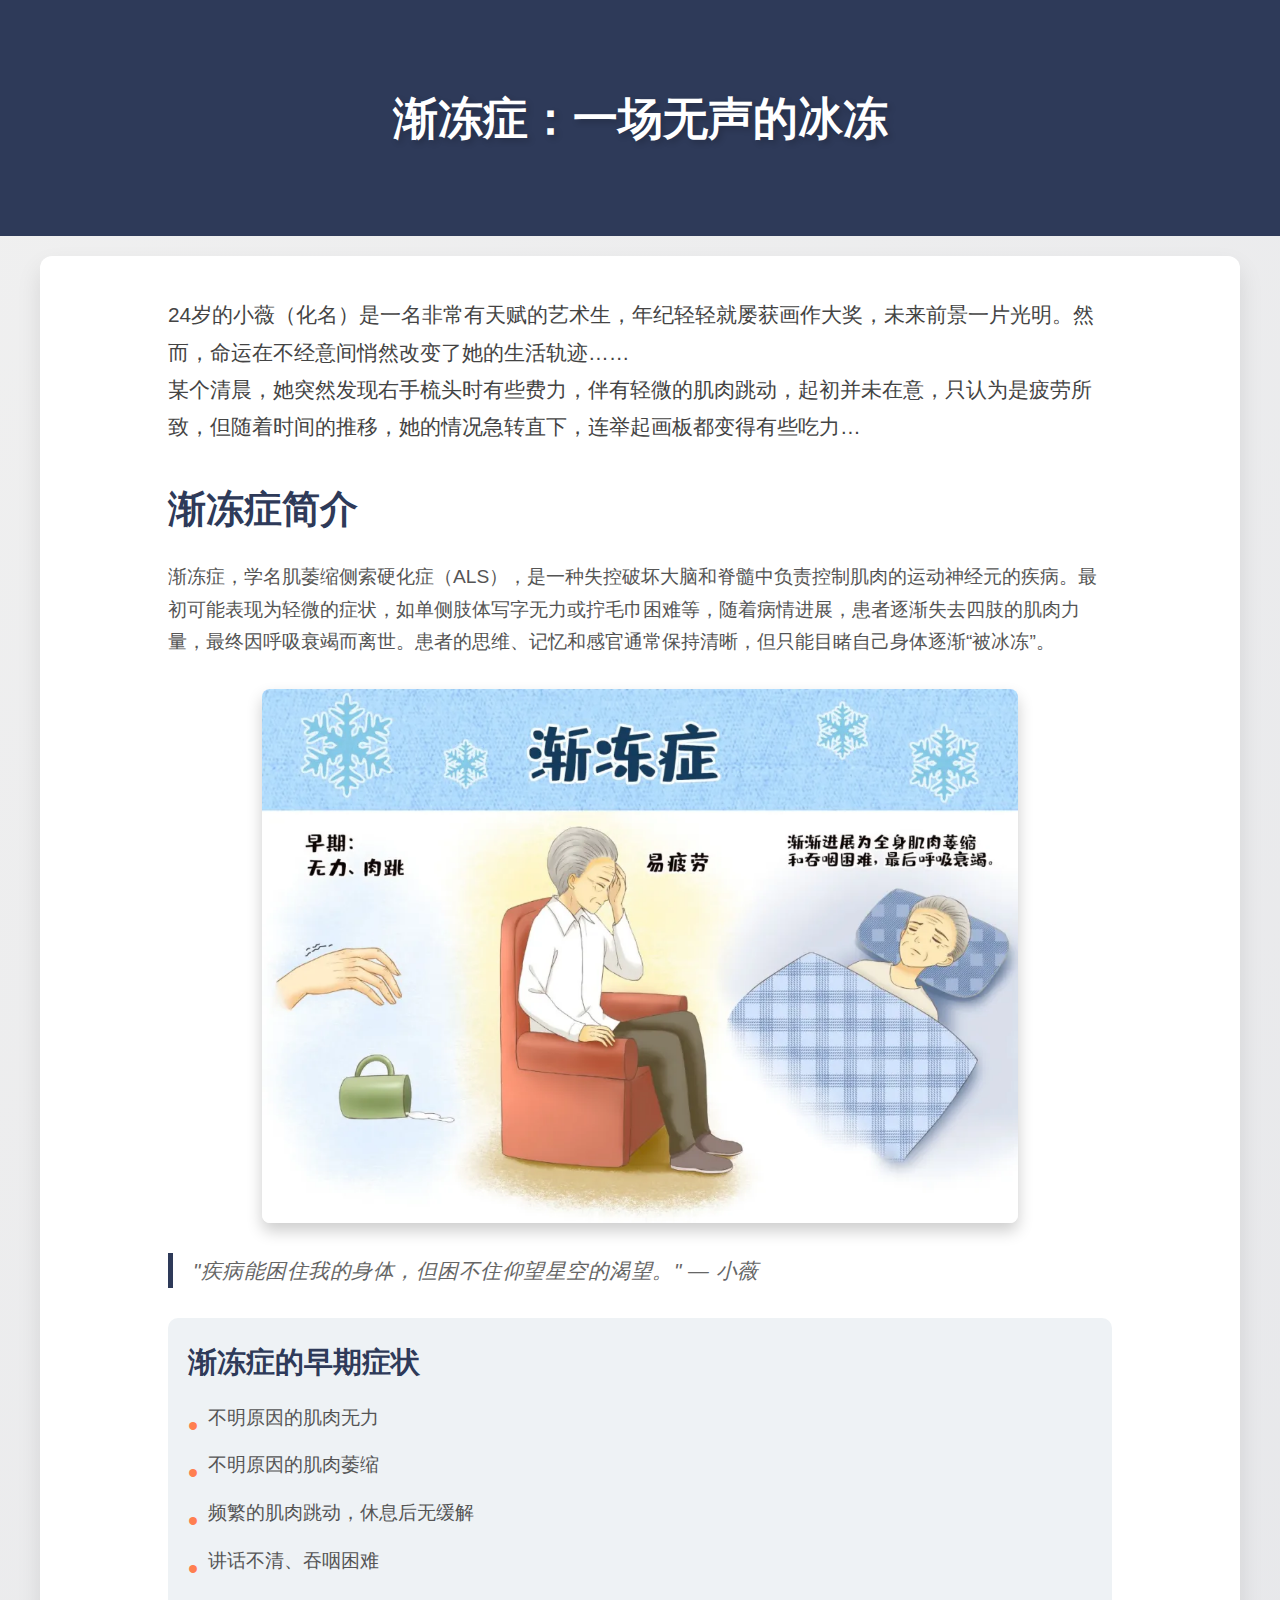
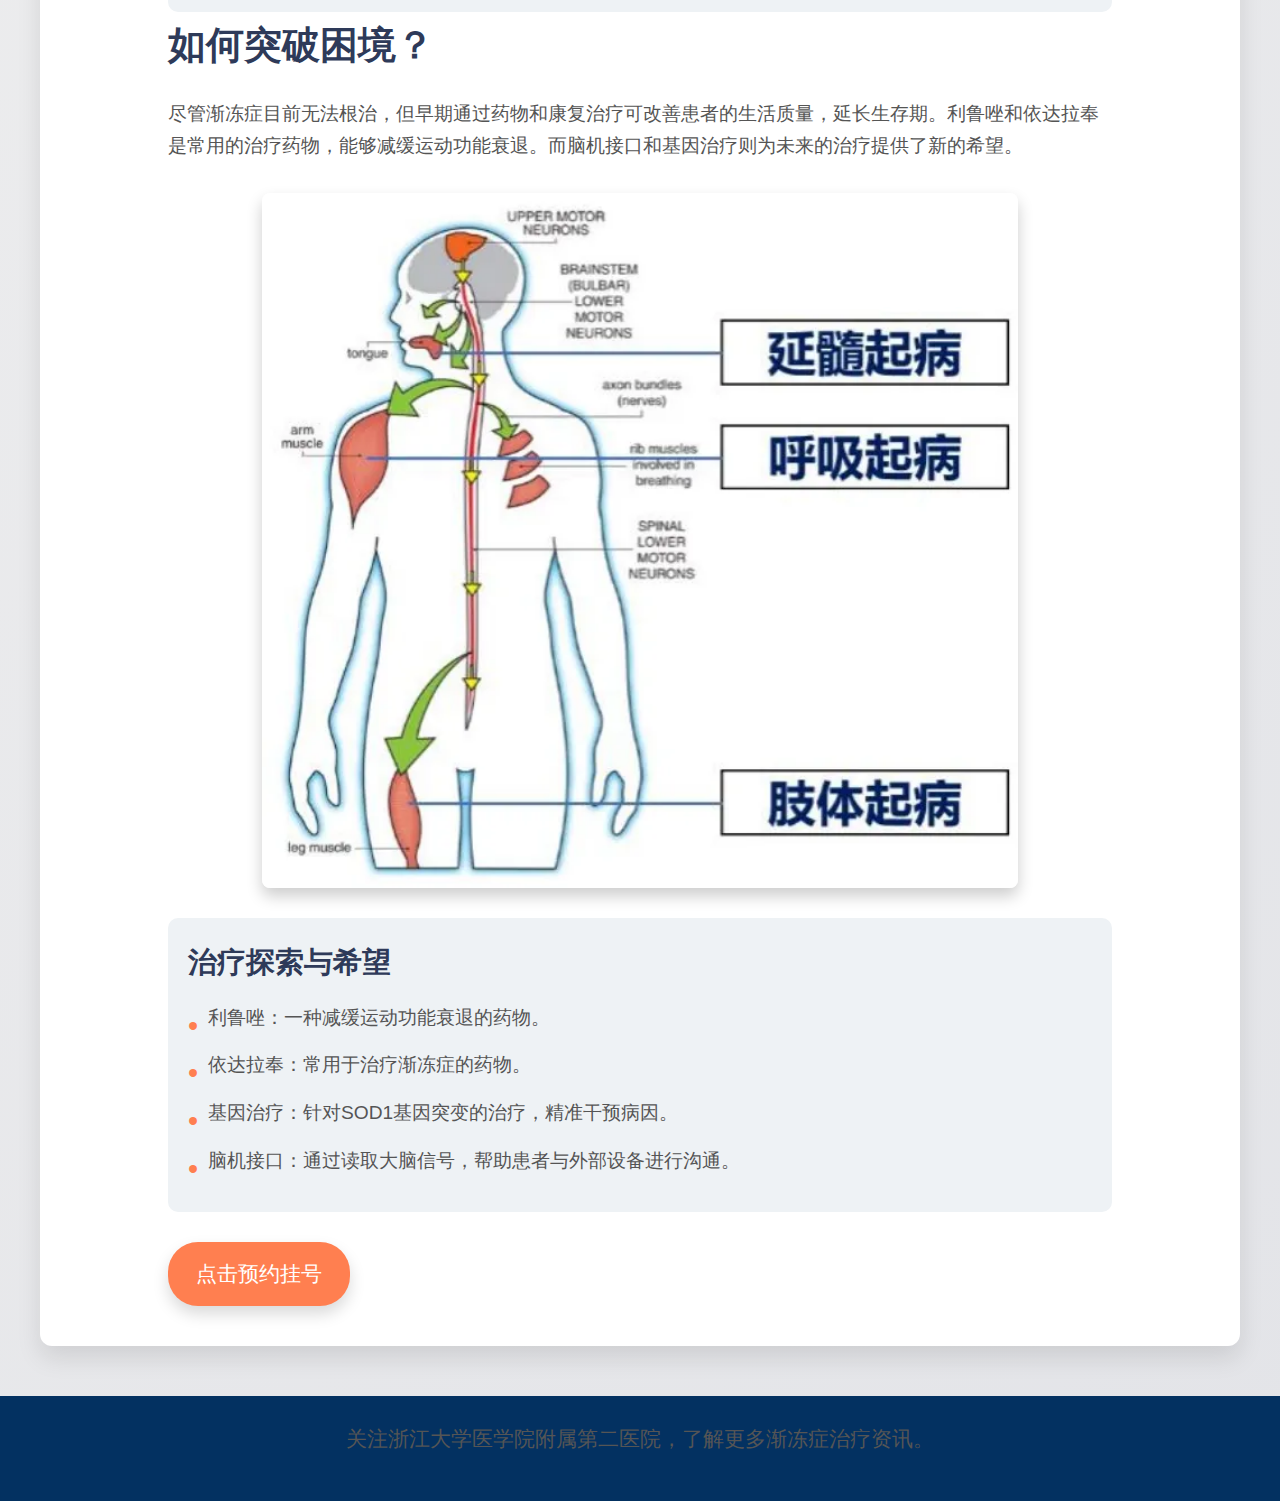
<file: pages/news/202506_als.html>
<!DOCTYPE html>
<html lang="zh">
<head>
    <meta charset="UTF-8">
    <meta name="viewport" content="width=device-width, initial-scale=1.0">
    <title>渐冻症：一场无声的冰冻</title>
    <style>
        /* Reset default styles */
        * {
            margin: 0;
            padding: 0;
            box-sizing: border-box;
        }

        /* Body styles */
        body {
            font-family: 'Segoe UI', Tahoma, Geneva, Verdana, sans-serif;
            background: linear-gradient(135deg, #f0f0f0, #e3e4e8);
            color: #333;
            line-height: 1.7;
            padding: 0;
            overflow-x: hidden;
        }

        /* Header styles */
        header {
            background: #2e3a59;
            color: white;
            text-align: center;
            padding: 80px 20px;
            font-size: 2.8em;
            font-weight: bold;
            text-shadow: 3px 3px 6px rgba(0, 0, 0, 0.2);
        }

        /* Main content section */
        section {
            padding: 40px 10%;
            margin: 20px auto;
            background-color: #ffffff;
            box-shadow: 0 12px 24px rgba(0, 0, 0, 0.1);
            border-radius: 12px;
            max-width: 1200px;
            transition: transform 0.3s ease-in-out;
        }

        section:hover {
            transform: translateY(-8px);
        }

        /* Heading styles */
        h2 {
            color: #2e3a59;
            font-size: 2.4em;
            margin-bottom: 20px;
            font-weight: 600;
        }

        /* Paragraph styles */
        p {
            font-size: 1.2em;
            margin-bottom: 20px;
            color: #555;
        }

        .highlight {
            background-color: #fff7e6;
            padding: 8px;
            border-radius: 6px;
            display: inline-block;
            font-weight: 600;
        }

        /* Button styles */
        .button, .appointment-link {
            display: inline-block;
            background-color: #ff7f50;
            color: white;
            padding: 14px 28px;
            border-radius: 30px;
            text-decoration: none;
            font-size: 1.3em;
            margin-top: 30px;
            text-align: center;
            transition: background-color 0.3s, transform 0.3s ease;
            box-shadow: 0 8px 16px rgba(0, 0, 0, 0.15);
        }

        .button:hover, .appointment-link:hover {
            background-color: #e76f37;
            transform: translateY(-5px);
        }

        /* Intro section */
        .intro {
            font-size: 1.3em;
            color: #444;
            margin-bottom: 30px;
            line-height: 1.8;
        }

        /* Quote styling */
        .quote {
            font-style: italic;
            color: #666;
            border-left: 5px solid #2e3a59;
            padding-left: 20px;
            margin: 30px 0;
            font-size: 1.3em;
            letter-spacing: 0.5px;
        }

        /* Image styles */
        .content-image img {
            width: 80%;
            height: auto;
            display: block;
            margin: 30px auto;
            border-radius: 8px;
            box-shadow: 0 8px 16px rgba(0, 0, 0, 0.2);
        }

        /* Symptom and treatment sections */
        .symptoms, .treatment {
            background-color: #eef2f5;
            padding: 20px;
            border-radius: 10px;
            margin-top: 30px;
        }

        .symptoms h3, .treatment h3 {
            font-size: 1.8em;
            color: #2e3a59;
            margin-bottom: 15px;
        }

        .symptoms ul, .treatment ul {
            list-style: none;
            padding: 0;
        }

        .symptoms li, .treatment li {
            font-size: 1.2em;
            color: #555;
            margin-bottom: 15px;
            padding-left: 20px;
            position: relative;
        }

        .symptoms li::before, .treatment li::before {
            content: "•";
            color: #ff7f50;
            font-size: 1.5em;
            position: absolute;
            left: 0;
        }

        /* Footer styles */
        footer {
            background-color: #033161;
            color: #ffffff;
            text-align: center;
            padding: 25px 20px;
            font-size: 1.1em;
            margin-top: 50px;
        }

        /* Responsive design */
        @media (max-width: 768px) {
            section {
                padding: 30px 5%;
            }

            header {
                font-size: 2.2em;
                padding: 60px 20px;
            }

            .button, .appointment-link {
                font-size: 1.1em;
                padding: 12px 24px;
            }
        }

        @media (max-width: 480px) {
            section {
                padding: 20px 5%;
            }

            header {
                font-size: 1.8em;
                padding: 40px 20px;
            }

            .quote {
                font-size: 1.2em;
            }

            .button, .appointment-link {
                font-size: 1.1em;
                padding: 12px 20px;
            }
        }
    </style>
</head>
<body>
    <header>
        渐冻症：一场无声的冰冻
    </header>

    <section>
        <p class="intro">
            24岁的小薇（化名）是一名非常有天赋的艺术生，年纪轻轻就屡获画作大奖，未来前景一片光明。然而，命运在不经意间悄然改变了她的生活轨迹……<br>
            某个清晨，她突然发现右手梳头时有些费力，伴有轻微的肌肉跳动，起初并未在意，只认为是疲劳所致，但随着时间的推移，她的情况急转直下，连举起画板都变得有些吃力…
        </p>

        <h2>渐冻症简介</h2>
        <p>
            渐冻症，学名肌萎缩侧索硬化症（ALS），是一种失控破坏大脑和脊髓中负责控制肌肉的运动神经元的疾病。最初可能表现为轻微的症状，如单侧肢体写字无力或拧毛巾困难等，随着病情进展，患者逐渐失去四肢的肌肉力量，最终因呼吸衰竭而离世。患者的思维、记忆和感官通常保持清晰，但只能目睹自己身体逐渐“被冰冻”。
        </p>
        
        <div class="content-image">
            <img src="images/640 (1).webp" alt="渐冻症患者" />
        </div>

        <div class="quote">
            "疾病能困住我的身体，但困不住仰望星空的渴望。" — 小薇
        </div>

        <div class="symptoms">
            <h3>渐冻症的早期症状</h3>
            <ul>
                <li>不明原因的肌肉无力</li>
                <li>不明原因的肌肉萎缩</li>
                <li>频繁的肌肉跳动，休息后无缓解</li>
                <li>讲话不清、吞咽困难</li>
            </ul>
        </div>

        <h2>如何突破困境？</h2>
        <p>
            尽管渐冻症目前无法根治，但早期通过药物和康复治疗可改善患者的生活质量，延长生存期。利鲁唑和依达拉奉是常用的治疗药物，能够减缓运动功能衰退。而脑机接口和基因治疗则为未来的治疗提供了新的希望。
        </p>
        
        <div class="content-image">
            <img src="images/640.webp" alt="治疗探索" />
        </div>

        <div class="treatment">
            <h3>治疗探索与希望</h3>
            <ul>
                <li>利鲁唑：一种减缓运动功能衰退的药物。</li>
                <li>依达拉奉：常用于治疗渐冻症的药物。</li>
                <li>基因治疗：针对SOD1基因突变的治疗，精准干预病因。</li>
                <li>脑机接口：通过读取大脑信号，帮助患者与外部设备进行沟通。</li>
            </ul>
        </div>

        <a href="https://www.z2hospital.com" class="appointment-link">点击预约挂号</a>
    </section>

    <footer>
        <p>关注浙江大学医学院附属第二医院，了解更多渐冻症治疗资讯。</p>
    </footer>
</body>
</html>
</file>
